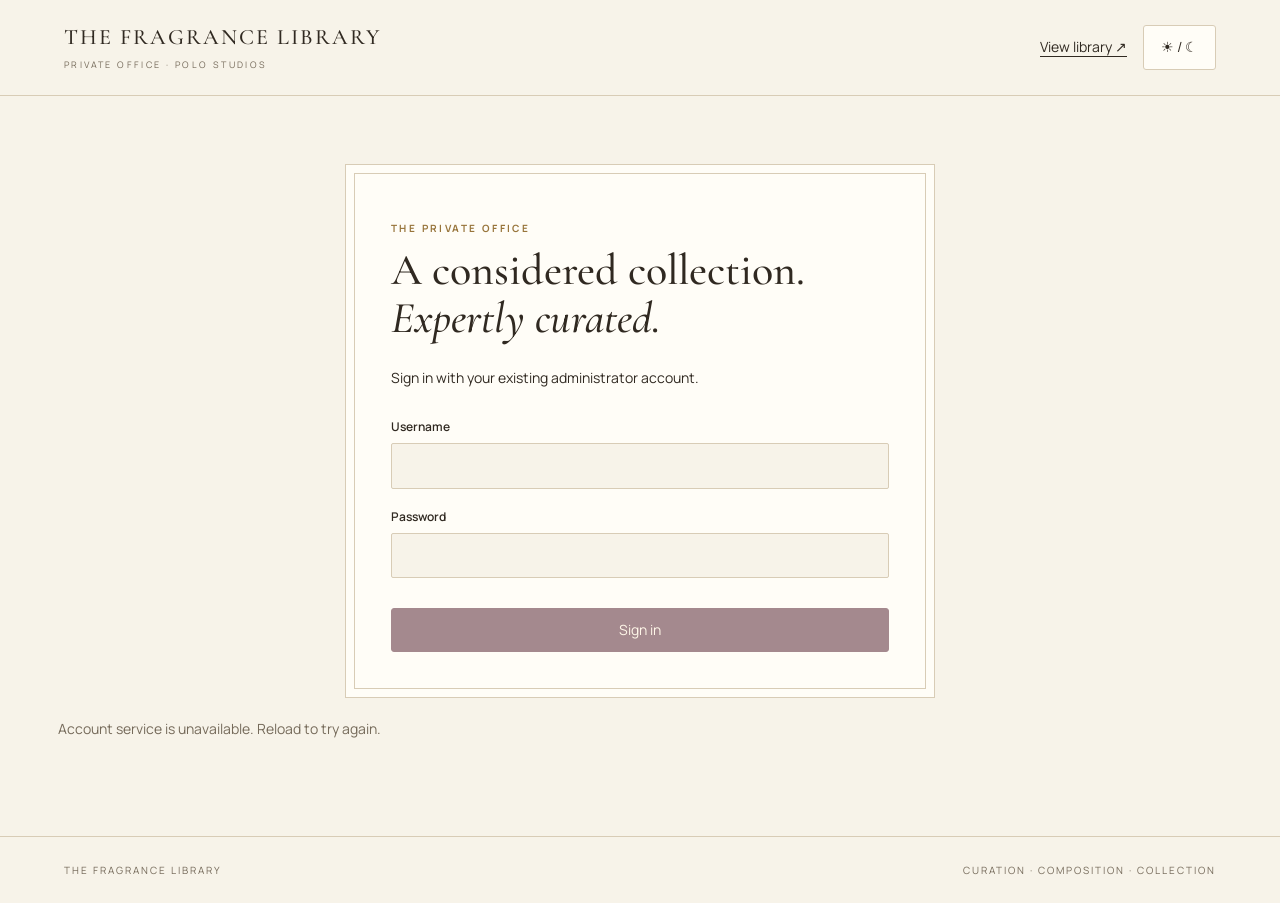
<file: admin.html>
<!doctype html>
<html lang="en"><head><meta charset="utf-8"><meta name="viewport" content="width=device-width,initial-scale=1"><meta name="robots" content="noindex,nofollow"><title>Administration · The Fragrance Library</title><script src="theme.js"></script><link rel="stylesheet" href="admin.css"><script src="config.js" defer></script><script src="username-auth.js" defer></script><script src="runtime-data.js" defer></script><script src="catalog.js" defer></script><script src="photo-standards.js" defer></script><script src="admin.js" defer></script></head>
<body><header><a class="wordmark" href="index.html">THE FRAGRANCE LIBRARY <small>PRIVATE OFFICE · POLO STUDIOS</small></a><div class="header-actions"><a href="index.html">View library ↗</a><button id="theme-toggle" role="switch" aria-label="Dark mode" aria-checked="false">☀ / ☾</button><button id="logout" hidden>Sign out</button></div><span id="theme-status" class="sr-only" role="status"></span></header>
<main><section id="gate" class="gate"><p class="eyebrow">THE PRIVATE OFFICE</p><h1>A considered collection.<br><em>Expertly curated.</em></h1><p>Sign in with your existing administrator account.</p><form id="login"><label>Username<input id="username" autocomplete="username" autocapitalize="none" required maxlength="24"></label><label>Password<input id="password" type="password" autocomplete="current-password" required maxlength="128"></label><button class="primary" id="login-submit">Sign in</button></form></section>
<p id="notice" role="status" aria-live="polite">Connecting securely…</p>
<div id="office" hidden><div class="office-title"><div><p class="eyebrow">THE FRAGRANCE LIBRARY / ADMINISTRATION</p><h1>The curator’s office.</h1></div><span id="identity"></span></div>
<nav class="tabs" aria-label="Admin sections"><button data-tab="overview" aria-current="page">Overview</button><button data-tab="fragrances">Fragrances</button><button data-tab="users">Users</button><button data-tab="activity">Activity</button></nav>
<section id="overview" class="panel"><h2>Your library, at a glance.</h2><div id="stats" class="stats"></div><div class="editorial"><span aria-hidden="true">✦</span><div><h3>Curate with confidence.</h3><p>Published changes appear in the library after a refresh. Drafts stay private. Every administrative change is recorded.</p></div><button class="primary" id="overview-new">Add a fragrance</button></div></section>
<section id="fragrances" class="panel" hidden><div class="section-title"><div><h2>The fragrance archive.</h2><p>Edit existing bottle variants or create a new listing.</p></div><button id="new" class="primary">Add fragrance</button></div><label class="search">Search the archive<input id="catalog-query" type="search" placeholder="Brand, fragrance or bottle size…"></label><label>Status<select id="status-filter"><option value="all">All records</option><option value="published">Published edits</option><option value="draft">Drafts</option><option value="archived">Archived</option></select></label><p id="catalog-count"></p><div id="catalog-list" class="record-list"></div><div class="pagination"><button id="catalog-prev">Previous</button><span id="catalog-page"></span><button id="catalog-next">Next</button></div></section>
<section id="users" class="panel" hidden><h2>The community.</h2><p>Manage roles and collection access. Passwords and private collection contents are never displayed here.</p><p class="hint">Suspension blocks account collections and admin actions; the public library and guest browsing remain available.</p><label>Find a user<input id="user-query" type="search" placeholder="Username"></label><div class="table-scroll"><table><thead><tr><th>Username</th><th>Role</th><th>Joined</th><th>Access</th><th>Actions</th></tr></thead><tbody id="user-list"></tbody></table></div><div class="pagination"><button id="users-prev">Previous</button><span id="users-page"></span><button id="users-next">Next</button></div></section>
<section id="activity" class="panel" hidden><h2>The activity ledger.</h2><p>A record of catalog and account changes.</p><div id="activity-list" class="record-list"></div><div class="pagination"><button id="activity-prev">Previous</button><span id="activity-page"></span><button id="activity-next">Next</button></div></section></div></main>
<dialog id="editor" aria-labelledby="editor-title"><form id="fragrance-form"><div class="section-title"><div><p class="eyebrow">CATALOG RECORD</p><h2 id="editor-title">Add fragrance</h2></div><button type="button" id="close-editor" aria-label="Close editor">×</button></div><input id="record-id" type="hidden"><div class="form-grid"><label>Brand<input id="brand" required maxlength="120"></label><label>Fragrance name<input id="name" required maxlength="200"></label><label>Concentration<select id="concentration"><option>Eau de Parfum</option><option>Eau de Toilette</option><option>Parfum</option><option>Extrait de Parfum</option><option>Eau de Cologne</option><option>Other</option></select></label><label>Bottle size · mL<input id="size" type="number" required min="1" max="2000" step="0.1"></label><label>Bottle type<select id="bottle-type"><option value="standard">Standard</option><option value="tester">Tester</option></select></label><label>Category<select id="category"><option value="niche">Niche perfumes</option><option value="designer">Designer perfumes</option><option value="arabic">Arabic perfumes</option></select></label><label class="wide">Product source URL<input id="source" type="url" placeholder="https://…"></label></div>
<fieldset><legend>The composition</legend><div class="form-grid"><label>Top notes · comma separated<input id="top-notes" maxlength="1000"></label><label>Heart notes · comma separated<input id="heart-notes" maxlength="1000"></label><label>Base notes · comma separated<input id="base-notes" maxlength="1000"></label><label>Profile source URL<input id="profile-source" type="url"></label><label class="wide">Story<textarea id="story" rows="4" maxlength="6000"></textarea></label></div></fieldset>
<fieldset><legend>Product photograph</legend><p class="hint">Keep the existing approved photo, or review a new HTTPS image. At least 300 × 400 pixels; full bottle, readable label, sharp image and clean background. The source must allow cross-origin image retrieval for verification.</p><div class="image-review"><img id="photo-preview" alt="Product preview" hidden><div><label>Image URL<input id="image-url" type="url"></label><label>Image credit<input id="image-credit" maxlength="200"></label><button type="button" id="verify-photo">Load and inspect photo</button><p id="photo-result" role="status"></p><label class="checkbox"><input id="photo-confirm" type="checkbox">I checked the exact product, sharpness, readable label, whole bottle and clean background, and have permission to use it.</label></div></div></fieldset>
<fieldset><legend>Market listings</legend><p class="hint">Add exact-size, exact-concentration seller listings. Only reviewed, in-stock USD offers checked within seven days contribute to the market average. Existing source prices remain linked.</p><div id="offers"></div><button type="button" id="add-offer">Add seller listing</button></fieldset>
<label>Publication status<select id="record-status"><option value="draft">Draft · private</option><option value="published">Published · visible in library</option><option value="archived">Archived · hidden from discovery</option></select></label><p id="editor-message" role="status"></p><div class="editor-footer"><button type="button" id="cancel-editor">Cancel</button><button class="primary" id="save-fragrance">Save fragrance</button></div></form></dialog>
<dialog id="confirm-dialog" aria-labelledby="confirm-title"><form method="dialog"><p class="eyebrow">ACCOUNT ACCESS</p><h2 id="confirm-title">Confirm change</h2><p id="confirm-copy"></p><div class="editor-footer"><button value="cancel">Cancel</button><button class="primary" value="confirm">Confirm</button></div></form></dialog>
<footer>THE FRAGRANCE LIBRARY <span>CURATION · COMPOSITION · COLLECTION</span></footer></body></html>
</file>
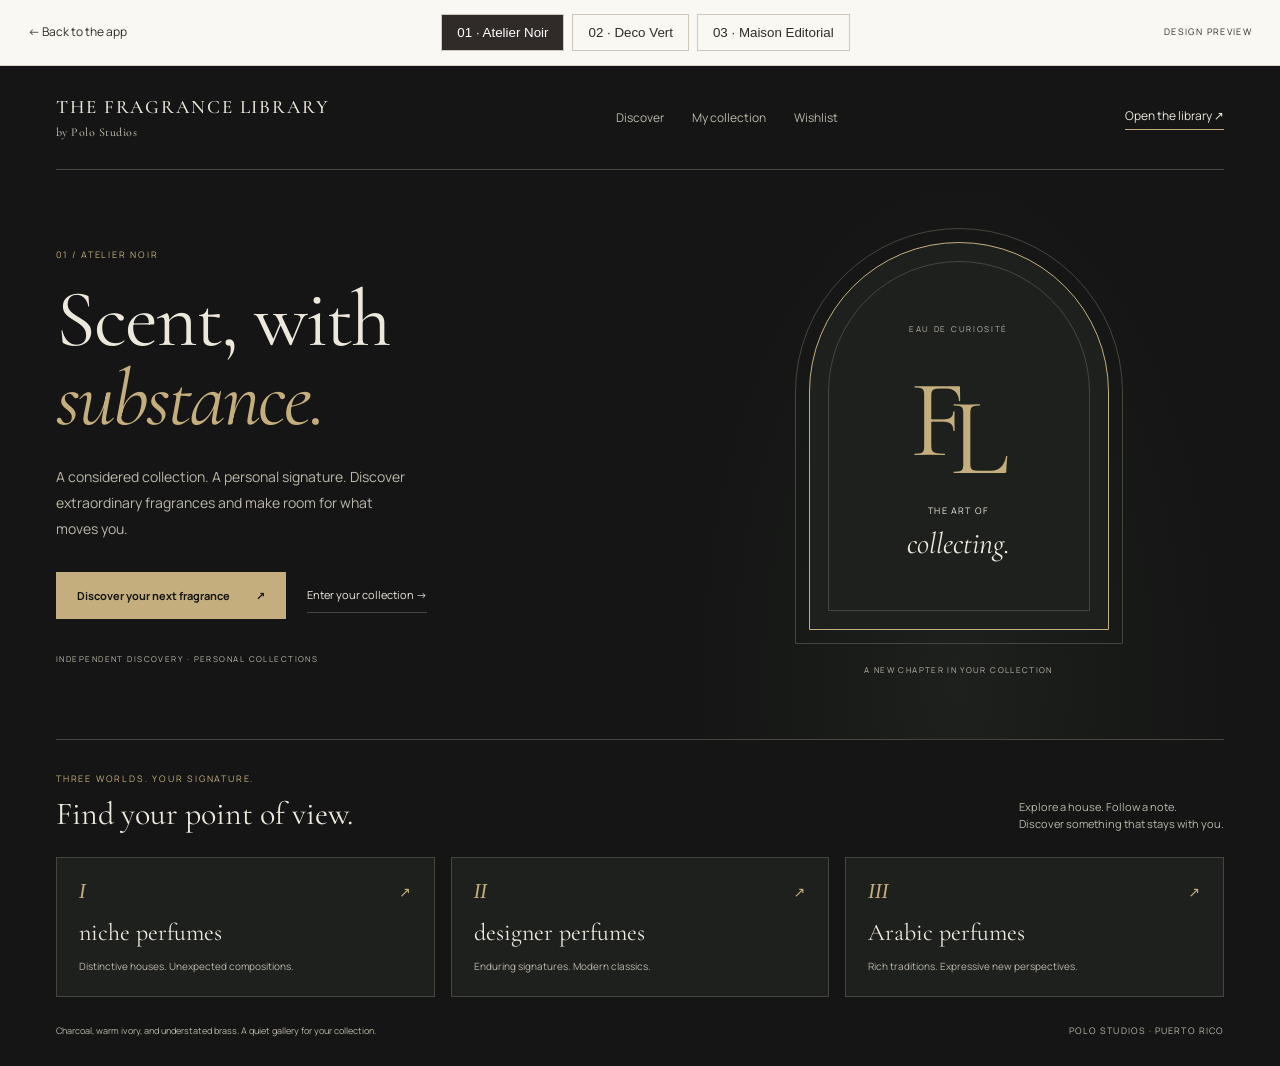
<file: templates.html>
<!doctype html>
<html lang="en"><head><meta charset="utf-8"><meta name="viewport" content="width=device-width,initial-scale=1"><title>Design studies · The Fragrance Library</title><link rel="preconnect" href="https://fonts.googleapis.com"><link rel="preconnect" href="https://fonts.gstatic.com" crossorigin><link href="https://fonts.googleapis.com/css2?family=Cormorant+Garamond:ital,wght@0,400;0,500;0,600;1,400&family=Manrope:wght@400;500;600;700&display=swap" rel="stylesheet"><link rel="stylesheet" href="templates.css"><script src="templates.js" defer></script></head>
<body data-style="noir"><aside class="design-controls" aria-label="Template comparison"><a href="index.html">← Back to the app</a><div role="group" aria-label="Choose a design study"><button data-style="noir" aria-pressed="true">01 · Atelier Noir</button><button data-style="deco" aria-pressed="false">02 · Deco Vert</button><button data-style="editorial" aria-pressed="false">03 · Maison Editorial</button></div><span>DESIGN PREVIEW</span></aside>
<main class="study"><header class="study-header"><a class="wordmark" href="index.html">THE FRAGRANCE LIBRARY<small>by Polo Studios</small></a><nav aria-label="Preview navigation"><a href="index.html#discover">Discover</a><a href="index.html#owned">My collection</a><a href="index.html#wishlist">Wishlist</a></nav><a class="account" href="index.html">Open the library ↗</a></header>
<section class="study-hero"><div class="hero-copy"><p class="eyebrow" id="study-eyebrow">01 / ATELIER NOIR</p><h1 id="study-title">Scent, with<br><em>substance.</em></h1><p class="lede" id="study-description">A considered collection. A personal signature. Discover extraordinary fragrances and make room for what moves you.</p><div class="hero-actions"><a class="primary" href="index.html#discover">Discover your next fragrance <span>↗</span></a><a class="text-link" href="index.html#owned">Enter your collection →</a></div><p class="hero-caption">INDEPENDENT DISCOVERY · PERSONAL COLLECTIONS</p></div><div class="architecture" aria-hidden="true"><div class="arch-frame"><span class="arch-top">EAU DE CURIOSITÉ</span><div class="monogram">F<span>L</span></div><div class="arch-bottom">THE ART OF<br><em>collecting.</em></div></div><span class="architecture-caption">A NEW CHAPTER IN YOUR COLLECTION</span></div></section>
<section class="curation" aria-labelledby="curation-title"><div class="section-top"><div><p class="eyebrow">THREE WORLDS. YOUR SIGNATURE.</p><h2 id="curation-title">Find your point of view.</h2></div><p>Explore a house. Follow a note.<br>Discover something that stays with you.</p></div><div class="category-grid"><a href="index.html#discover?category=niche"><span class="category-index">I</span><h3>niche perfumes</h3><p>Distinctive houses. Unexpected compositions.</p><span class="arrow">↗</span></a><a href="index.html#discover?category=designer"><span class="category-index">II</span><h3>designer perfumes</h3><p>Enduring signatures. Modern classics.</p><span class="arrow">↗</span></a><a href="index.html#discover?category=arabic"><span class="category-index">III</span><h3>Arabic perfumes</h3><p>Rich traditions. Expressive new perspectives.</p><span class="arrow">↗</span></a></div></section><footer><span id="study-note">Charcoal, warm ivory, and understated brass. A quiet gallery for your collection.</span><span>POLO STUDIOS · PUERTO RICO</span></footer></main></body></html>
</file>
<file: admin.css>
@import url('https://fonts.googleapis.com/css2?family=Cormorant+Garamond:ital,wght@0,400;0,500;0,600;1,400&family=Manrope:wght@400;500;600;700&display=swap');
:root{color-scheme:light;--paper:#f7f3e9;--panel:#fffdf7;--ink:#302921;--muted:#756a5a;--line:#d8ccb6;--gold:#98753b;--wine:#4c1727;--on-wine:#fff3dc;--shadow:0 24px 80px #33241320}
:root[data-theme=dark]{color-scheme:dark;--paper:#161316;--panel:#211b1e;--ink:#f3ead8;--muted:#b9ab97;--line:#514135;--gold:#c8a665;--wine:#6d293d;--on-wine:#fff3dc;--shadow:0 24px 80px #0008}
*{box-sizing:border-box}body{margin:0;background:var(--paper);color:var(--ink);font:14px/1.6 Manrope,Arial,sans-serif}button,input,select,textarea{font:inherit}button,a,input,select,textarea{outline-offset:4px}button{cursor:pointer;border:1px solid var(--line);color:var(--ink);background:var(--panel);padding:10px 17px;border-radius:3px}button:hover{border-color:var(--gold)}button:disabled{opacity:.5;cursor:wait}a{color:inherit;text-underline-offset:4px}.primary{background:var(--wine);color:var(--on-wine);border-color:var(--wine)}[hidden]{display:none!important}header{border-bottom:1px solid var(--line);padding:24px max(5vw,20px);display:flex;justify-content:space-between;align-items:center;gap:20px}.wordmark{font:500 22px 'Cormorant Garamond',Georgia,serif;letter-spacing:2px;text-decoration:none}.wordmark small{display:block;font:9px Manrope,Arial;letter-spacing:2.4px;margin-top:8px;color:var(--muted)}.header-actions{display:flex;align-items:center;gap:16px}main{max-width:1220px;margin:0 auto;padding:48px 28px 80px;min-height:78vh}h1,h2,h3{font-family:'Cormorant Garamond',Georgia,serif;font-weight:500;line-height:1.1}h1{font-size:clamp(36px,4.5vw,60px);margin:10px 0 24px}h2{font-size:34px;margin:0 0 12px}h3{font-size:28px;margin:0 0 10px}.eyebrow{font-size:10px;letter-spacing:2.4px;color:var(--gold);font-weight:700}.gate{max-width:590px;border:1px solid var(--line);padding:45px;position:relative;background:var(--panel);margin:20px auto}.gate:before{content:'';position:absolute;inset:8px;border:1px solid var(--line);pointer-events:none}.gate h1{font-size:44px}.gate form{margin-top:28px}.gate .primary{width:100%;margin-top:12px}label{display:block;font-size:12px;font-weight:600;margin:0 0 18px}input,select,textarea{display:block;width:100%;padding:12px;border:1px solid var(--line);background:var(--paper);color:var(--ink);border-radius:2px;margin-top:7px}textarea{resize:vertical}.office-title,.section-title{display:flex;justify-content:space-between;align-items:center;gap:20px}.office-title>span{border:1px solid var(--line);padding:8px 16px;text-transform:uppercase;font-size:10px;letter-spacing:1.5px}.tabs{display:flex;border-bottom:1px solid var(--line);gap:8px;margin:15px 0 40px}.tabs button{background:none;border:0;border-bottom:3px solid transparent;border-radius:0;padding:15px 24px;color:var(--muted)}.tabs [aria-current]{border-bottom-color:var(--gold);color:var(--ink)}.stats{display:grid;grid-template-columns:repeat(4,1fr);margin:28px 0;gap:16px}.stat{border:1px solid var(--line);background:var(--panel);padding:25px}.stat strong{font:48px 'Cormorant Garamond',Georgia;display:block}.stat span{color:var(--muted);font-size:12px}.editorial{background:var(--wine);color:var(--on-wine);padding:35px;display:flex;align-items:center;gap:24px;border:6px double #b39561}.editorial>span{font-size:48px;color:#d4b77e}.editorial .primary{border-color:#b39561;white-space:nowrap}.editorial p{margin:0}.record-list{border-top:1px solid var(--line);margin-top:22px}.record{display:flex;align-items:center;justify-content:space-between;gap:20px;padding:19px 0;border-bottom:1px solid var(--line)}.record strong{display:block}.record small{color:var(--muted)}.badge{font-size:10px;letter-spacing:1px;text-transform:uppercase;color:var(--gold)}.pagination{display:flex;justify-content:center;align-items:center;gap:20px;margin:26px 0}.table-scroll{overflow-x:auto}table{width:100%;border-collapse:collapse;margin-top:25px;text-align:left}th,td{padding:15px 10px;border-bottom:1px solid var(--line)}th{font-size:10px;text-transform:uppercase;letter-spacing:1px;color:var(--muted)}td button{font-size:11px;padding:7px 10px;margin:2px}.hint{font-size:12px;color:var(--muted)}#notice{color:var(--muted);min-height:24px}dialog{width:min(850px,94vw);max-height:90vh;overflow:auto;border:1px solid var(--gold);background:var(--panel);color:var(--ink);box-shadow:var(--shadow);padding:32px}dialog::backdrop{background:#100c10b3;backdrop-filter:blur(4px)}#confirm-dialog{max-width:470px}.form-grid{display:grid;grid-template-columns:1fr 1fr;gap:0 20px}.wide{grid-column:1/-1}fieldset{border:1px solid var(--line);padding:20px;margin:15px 0 25px}legend{font:23px 'Cormorant Garamond',Georgia;padding:0 10px}.image-review{display:grid;grid-template-columns:150px 1fr;gap:20px}.image-review img{width:150px;height:200px;object-fit:contain;background:#fff}.checkbox{display:flex;align-items:start;gap:10px;font-weight:400}.checkbox input{width:auto;margin-top:5px}.offer-row{border-bottom:1px solid var(--line);margin-bottom:15px}.offer-row .form-grid{grid-template-columns:repeat(3,1fr);gap:0 12px}.editor-footer{display:flex;justify-content:flex-end;gap:12px;border-top:1px solid var(--line);padding-top:20px}footer{padding:25px 5vw;border-top:1px solid var(--line);font-size:10px;letter-spacing:2px;display:flex;justify-content:space-between;color:var(--muted)}.sr-only{position:absolute;width:1px;height:1px;overflow:hidden;clip:rect(0,0,0,0)}
@media(max-width:700px){header{align-items:flex-start;flex-direction:column;padding:20px}.wordmark{font-size:20px}.header-actions{gap:12px;flex-wrap:wrap;font-size:12px}main{padding:28px 18px}.gate{padding:28px}.gate h1{font-size:36px}.office-title,.section-title,.editorial{align-items:flex-start;flex-direction:column}.tabs{gap:0;overflow-x:auto}.tabs button{padding:13px}.stats{grid-template-columns:1fr 1fr;gap:10px}.stat{padding:18px}.stat strong{font-size:38px}.form-grid,.offer-row .form-grid,.image-review{grid-template-columns:1fr}.image-review img{margin:auto}.record{gap:12px}.record button{padding:8px 12px}dialog{padding:20px}fieldset{padding:14px}.pagination{gap:12px}footer span{display:none}}
@media(prefers-reduced-motion:no-preference){button,a{transition:background .18s,border-color .18s}.panel{animation:arrive .2s ease-out}@keyframes arrive{from{opacity:.3;transform:translateY(5px)}to{opacity:1;transform:none}}}
</file>
<file: templates.css>
*{box-sizing:border-box}body{margin:0;--bg:#141514;--panel:#1d201d;--text:#ede8dc;--muted:#bbb6a9;--accent:#c5ae7d;--line:#44473e;background:var(--bg);color:var(--text);font:14px/1.6 Manrope,system-ui,sans-serif}body[data-style=deco]{--bg:#123d33;--panel:#194c40;--text:#faf1d7;--muted:#cecfb7;--accent:#dfc58e;--line:#587665}body[data-style=editorial]{--bg:#f5f1e8;--panel:#ebe5d8;--text:#34262a;--muted:#78676a;--accent:#7a3042;--line:#cfc4b8}.design-controls{padding:14px 28px;display:flex;align-items:center;justify-content:space-between;gap:20px;background:#faf8f2;color:#302b28;font:12px/1.4 Manrope,system-ui,sans-serif;border-bottom:1px solid #dcd6ca}.design-controls a{color:inherit}.design-controls>div{display:flex;gap:8px;flex-wrap:wrap}.design-controls button{padding:10px 15px;background:transparent;border:1px solid #cec7ba;color:#302b28;cursor:pointer}.design-controls button[aria-pressed=true]{background:#302b28;color:#fff}.design-controls>span{font-size:9px;letter-spacing:.15em;white-space:nowrap}.study{max-width:1440px;margin:auto;padding:0 56px}.study-header{display:flex;justify-content:space-between;align-items:center;padding:29px 0;gap:25px;border-bottom:1px solid var(--line)}a{color:inherit;text-decoration:none}.wordmark{font:500 19px/1.3 'Cormorant Garamond',Georgia,serif;letter-spacing:.1em}.wordmark small{display:block;font-size:12px;letter-spacing:.04em;margin-top:5px;color:var(--muted)}nav{display:flex;gap:28px;font-size:12px;color:var(--muted)}.account{font-size:12px;border-bottom:1px solid var(--accent);padding-bottom:4px}.study-hero{display:grid;grid-template-columns:1.2fr 1fr;min-height:570px;border-bottom:1px solid var(--line)}.hero-copy{padding:62px 35px 58px 0;align-self:center}.eyebrow{font-size:9px;letter-spacing:.2em;color:var(--accent);margin:0 0 18px}h1{font:400 clamp(54px,6.3vw,88px)/.98 'Cormorant Garamond',Georgia,serif;letter-spacing:-.025em;margin:0 0 26px}h1 em{font-weight:400;color:var(--accent)}.lede{max-width:40ch;font-size:14px;color:var(--muted);line-height:1.85}.hero-actions{display:flex;gap:21px;align-items:center;flex-wrap:wrap;margin-top:30px}.primary{background:var(--accent);color:var(--bg);padding:15px 21px;font-size:11px;font-weight:700;display:flex;gap:26px}.text-link{font-size:11px;padding:8px 0;border-bottom:1px solid var(--line)}.hero-caption{font-size:8px;letter-spacing:.18em;color:var(--muted);margin:34px 0 0}.architecture{display:flex;flex-direction:column;align-items:center;justify-content:center;padding:45px 30px 35px;position:relative;background:radial-gradient(ellipse at 50% 90%,var(--panel),transparent 72%)}.arch-frame{width:min(100%,300px);height:388px;border:1px solid var(--accent);outline:1px solid var(--line);outline-offset:13px;border-radius:160px 160px 0 0;display:flex;flex-direction:column;align-items:center;justify-content:space-evenly;padding:40px 18px 26px;background:var(--panel);position:relative}.arch-frame:after{content:"";position:absolute;inset:18px;border:1px solid var(--line);border-radius:150px 150px 0 0;pointer-events:none}.arch-top{font-size:8px;letter-spacing:.21em;color:var(--muted)}.monogram{font:400 110px/.8 'Cormorant Garamond',Georgia,serif;letter-spacing:-.15em;color:var(--accent);padding-right:15px}.monogram span{position:relative;top:18px}.arch-bottom{font-size:9px;letter-spacing:.13em;text-align:center}.arch-bottom em{display:block;font:italic 30px/1.3 'Cormorant Garamond',Georgia,serif;letter-spacing:0;margin-top:6px}.architecture-caption{font-size:8px;letter-spacing:.17em;margin-top:34px;color:var(--muted)}.section-top{display:flex;align-items:end;justify-content:space-between;padding:32px 0 24px;gap:20px}.section-top .eyebrow{margin-bottom:8px}h2{font:400 32px/1.2 'Cormorant Garamond',Georgia,serif;margin:0}.section-top>p{font-size:11px;color:var(--muted);margin:0}.category-grid{display:grid;grid-template-columns:repeat(3,minmax(0,1fr));gap:16px}.category-grid>a{padding:22px;background:var(--panel);border:1px solid var(--line);position:relative;transition:border-color .2s,transform .2s}.category-grid>a:hover{transform:translateY(-3px);border-color:var(--accent)}.category-index{color:var(--accent);font:italic 20px Georgia,serif}h3{font:400 24px/1.2 'Cormorant Garamond',Georgia,serif;margin:15px 0 10px}.category-grid p{font-size:10px;color:var(--muted);margin:0}.arrow{position:absolute;top:23px;right:23px;color:var(--accent)}footer{padding:27px 0;display:flex;gap:25px;justify-content:space-between;font-size:9px;color:var(--muted)}footer>span:last-child{letter-spacing:.12em;white-space:nowrap}body[data-style=deco] .arch-frame{border-radius:0;clip-path:polygon(0 15%,15% 15%,15% 7%,28% 7%,28% 0,72% 0,72% 7%,85% 7%,85% 15%,100% 15%,100% 100%,0 100%);outline:0;background:repeating-linear-gradient(90deg,transparent 0 18px,#dfc58e0d 18px 19px),var(--panel);border-bottom:4px double var(--accent)}body[data-style=deco] .arch-frame:after{border-radius:0;inset:65px 18px 18px}body[data-style=deco] .architecture{border-left:1px solid var(--line)}body[data-style=deco] h1{letter-spacing:.01em}body[data-style=editorial] .study-hero{grid-template-columns:1.4fr 1fr}body[data-style=editorial] .architecture{margin:28px 0 28px 25px;background:var(--panel)}body[data-style=editorial] .arch-frame{border-radius:0;background:transparent;outline:none;height:350px;border-width:0 1px}body[data-style=editorial] .arch-frame:after{border-radius:0;border-width:1px 0;inset:0 30px}body[data-style=editorial] .monogram{font-size:130px}body[data-style=editorial] .category-grid>a{background:transparent;border-width:1px 0 0}a:focus-visible,button:focus-visible{outline:2px solid var(--accent);outline-offset:5px}.design-controls a:focus-visible,.design-controls button:focus-visible{outline-color:#302b28}
@media(min-width:1450px){.study-hero{min-height:620px}}@media(max-width:950px){.study{padding:0 28px}.study-header{flex-wrap:wrap}nav{order:3;width:100%}.design-controls{flex-wrap:wrap}.design-controls>span{display:none}.design-controls>div{flex:1;justify-content:flex-end}.hero-actions{gap:15px}.architecture{padding:40px 20px}.arch-frame{height:340px}.section-top>p{max-width:25ch}.category-grid>a{padding:18px}h3{font-size:22px}}
@media(max-width:650px){.design-controls{padding:12px 18px;gap:12px}.design-controls>div{justify-content:flex-start;width:100%;flex:auto;gap:6px}.design-controls button{font-size:10px;padding:9px}.study{padding:0 22px}.study-header{padding:22px 0;gap:16px}.wordmark{font-size:16px}.account{font-size:10px}nav{gap:23px;font-size:11px}.study-hero,body[data-style=editorial] .study-hero{grid-template-columns:1fr;min-height:0}.hero-copy{padding:35px 0}.hero-copy h1{font-size:64px}.lede{font-size:13px}.architecture,body[data-style=editorial] .architecture{padding:32px 20px;margin:0 0 26px;border:0;background:var(--panel)}.arch-frame{height:240px;width:210px;padding:20px}.arch-frame:after{inset:13px}.monogram{font-size:75px}.arch-bottom em{font-size:22px}.arch-top{font-size:7px}.architecture-caption{font-size:7px;margin-top:28px}.section-top{align-items:start;flex-direction:column;gap:12px}.section-top>p{max-width:none}.section-top>p br{display:none}.category-grid{grid-template-columns:1fr;gap:10px}.category-grid>a{padding:18px 22px}.category-index{float:left;min-width:34px;padding-top:3px}.category-grid h3{margin:0 0 8px;font-size:25px}.category-grid p{margin-left:34px}.arrow{top:20px}footer{flex-direction:column;gap:10px}body[data-style=editorial] .arch-frame{height:240px}body[data-style=editorial] .monogram{font-size:90px}}
@media(prefers-reduced-motion:reduce){.category-grid>a{transition:none}.category-grid>a:hover{transform:none}}
</file>
